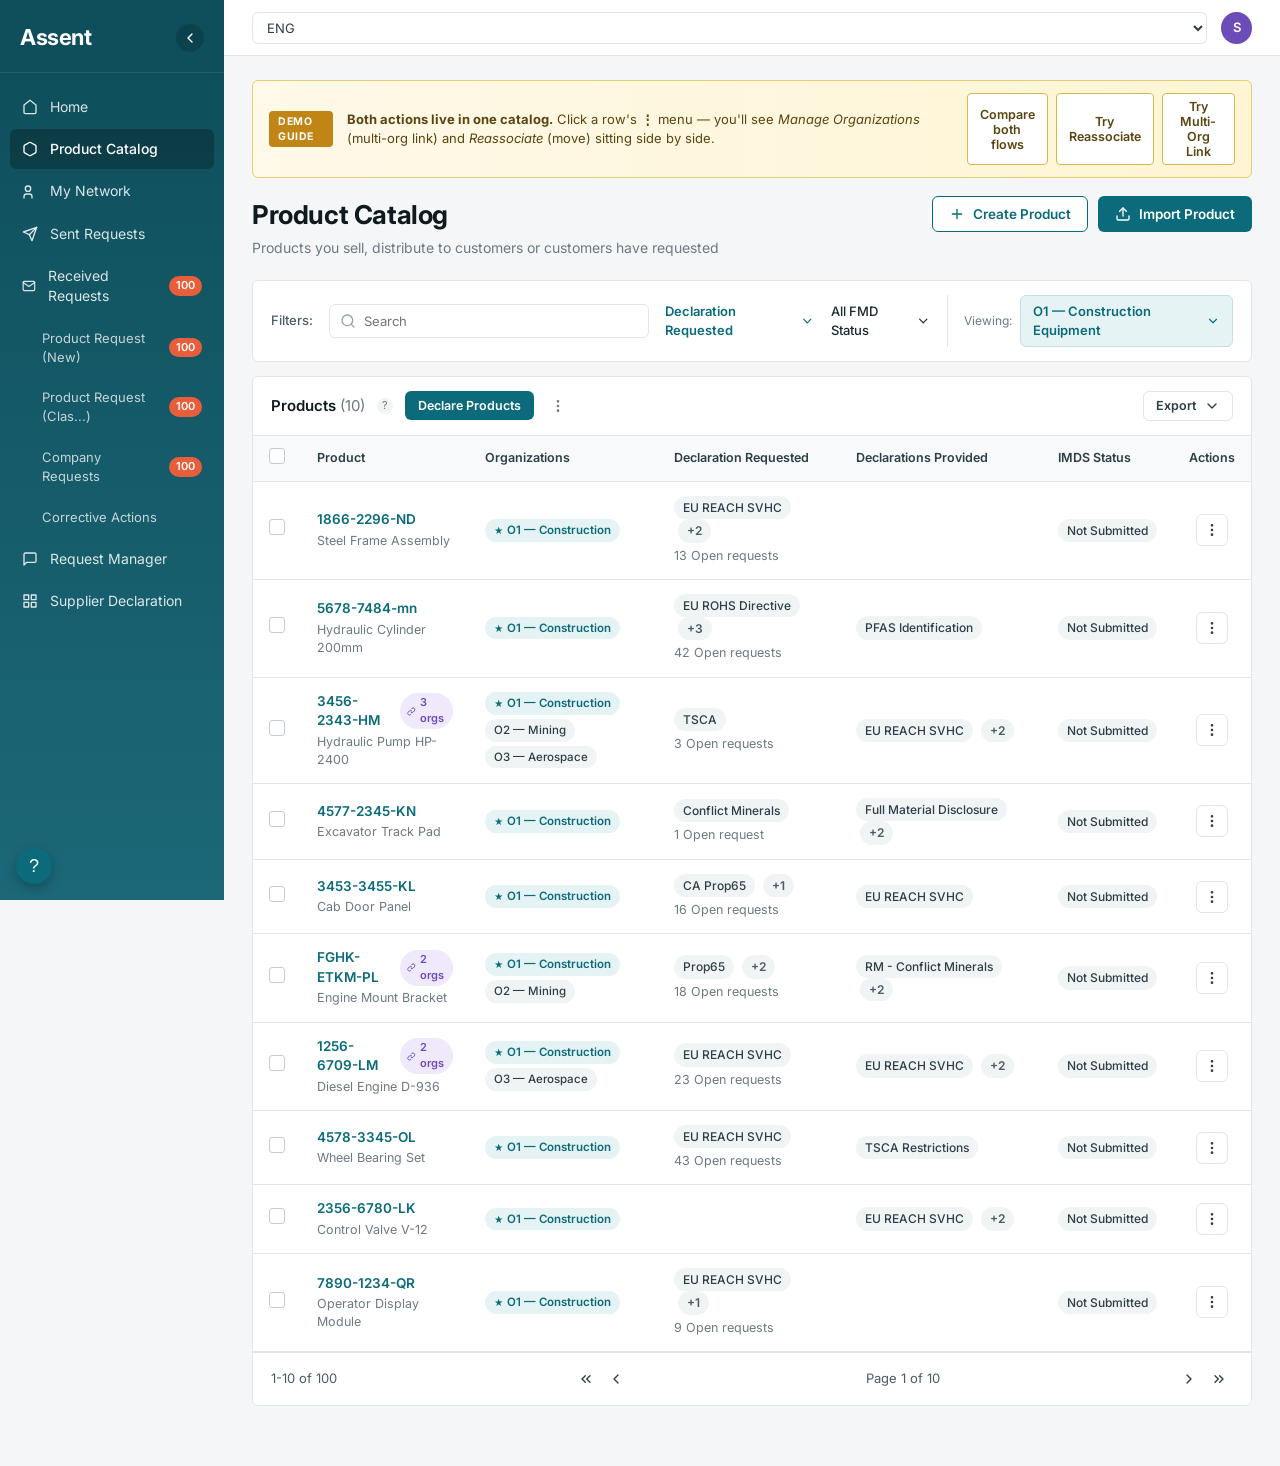
<file: html/unified-prototype.html>
<!DOCTYPE html>
<html lang="en">
<head>
<meta charset="UTF-8" />
<meta name="viewport" content="width=device-width, initial-scale=1.0" />
<title>Assent — Unified Catalog Prototype (Reassociate + Multi-Org)</title>
<link href="https://fonts.googleapis.com/css2?family=Inter:wght@400;500;600;700&display=swap" rel="stylesheet">
<style>
  :root {
    --teal-900: #0b3a44;
    --teal-800: #114a57;
    --teal-700: #155e6f;
    --teal-600: #1d7a8c;
    --teal-500: #1f8a9a;
    --teal-400: #2aa1ad;
    --teal-300: #4cb6c0;
    --primary: #0b6b7a;
    --primary-hover: #095663;
    --primary-soft: #e6f3f5;

    --ink-900: #0f1a1f;
    --ink-800: #1a2a31;
    --ink-700: #2c3e47;
    --ink-600: #4a5d66;
    --ink-500: #6b7a83;
    --ink-400: #94a2ab;
    --ink-300: #c3ccd2;
    --ink-200: #e1e6e9;
    --ink-100: #f1f4f5;
    --ink-50:  #f7f9fa;
    --white: #ffffff;

    --surface: #ffffff;
    --canvas: #f4f6f7;
    --border: #e1e6e9;
    --border-strong: #c3ccd2;

    --success-bg: #e6f4ec;
    --success-fg: #1f7a4c;
    --warning-bg: #fef4e6;
    --warning-fg: #9a6510;
    --danger-bg: #fce8e8;
    --danger-fg: #9a1e1e;
    --info-bg: #e8f1fb;
    --info-fg: #1d5fa8;
    --accent-purple: #6c4cb8;
    --accent-amber: #c08515;

    --radius-sm: 4px;
    --radius: 6px;
    --radius-lg: 10px;

    --shadow-sm: 0 1px 2px rgba(15,26,31,0.06);
    --shadow: 0 4px 12px rgba(15,26,31,0.08);
    --shadow-lg: 0 16px 48px rgba(15,26,31,0.18);

    --font: 'Inter', -apple-system, BlinkMacSystemFont, 'Segoe UI', sans-serif;
  }

  * { box-sizing: border-box; margin: 0; padding: 0; }
  html, body { height: 100%; }
  body {
    font-family: var(--font);
    color: var(--ink-800);
    background: var(--canvas);
    font-size: 14px;
    line-height: 1.45;
    -webkit-font-smoothing: antialiased;
  }

  .app { display: flex; min-height: 100vh; }

  /* Sidebar */
  .sidebar {
    width: 224px;
    background: linear-gradient(180deg, #0e4d5a 0%, #1c6878 100%);
    color: #fff;
    display: flex;
    flex-direction: column;
    position: sticky;
    top: 0;
    height: 100vh;
    flex-shrink: 0;
  }
  .sidebar-header {
    padding: 22px 20px 18px;
    display: flex;
    align-items: center;
    justify-content: space-between;
    border-bottom: 1px solid rgba(255,255,255,0.08);
  }
  .logo { font-weight: 700; font-size: 22px; letter-spacing: -0.5px; color: #fff; }
  .collapse-btn {
    width: 28px; height: 28px;
    border-radius: 50%;
    background: rgba(0,0,0,0.15);
    border: none; color: #fff; cursor: pointer;
    display: grid; place-items: center;
  }
  .nav { padding: 14px 10px; flex: 1; display: flex; flex-direction: column; gap: 2px; }
  .nav-item {
    display: flex; align-items: center; gap: 12px;
    padding: 10px 12px; border-radius: 6px;
    color: rgba(255,255,255,0.85);
    text-decoration: none; font-size: 14px; cursor: pointer;
  }
  .nav-item:hover { background: rgba(255,255,255,0.08); color: #fff; }
  .nav-item.active { background: rgba(0,0,0,0.25); color: #fff; font-weight: 500; }
  .nav-item .badge {
    margin-left: auto;
    background: #e85d3a; color: #fff;
    font-size: 11px; padding: 2px 7px;
    border-radius: 999px; font-weight: 600;
  }
  .nav-sub { padding-left: 32px; font-size: 13px; color: rgba(255,255,255,0.75); }
  .sidebar-foot { padding: 16px; }
  .help-btn {
    width: 36px; height: 36px;
    border-radius: 50%; background: var(--primary);
    color: #fff; border: none; cursor: pointer;
    font-size: 18px; display: grid; place-items: center;
    box-shadow: 0 4px 12px rgba(0,0,0,0.25);
  }

  /* Topbar */
  .topbar {
    background: #fff;
    border-bottom: 1px solid var(--border);
    height: 56px;
    display: flex; align-items: center; justify-content: flex-end;
    padding: 0 28px; gap: 14px;
  }
  .lang-select {
    border: 1px solid var(--border);
    padding: 6px 10px; border-radius: var(--radius);
    font-size: 13px; background: #fff; color: var(--ink-700); cursor: pointer;
  }
  .avatar {
    width: 32px; height: 32px;
    border-radius: 50%; background: var(--accent-purple);
    color: #fff; display: grid; place-items: center;
    font-size: 13px; font-weight: 600;
  }

  /* Main */
  .main { flex: 1; background: var(--canvas); display: flex; flex-direction: column; min-width: 0; }
  .content { padding: 24px 28px 60px; flex: 1; }

  /* Demo banner */
  .demo-banner {
    background: linear-gradient(90deg, #fef9e8 0%, #fff5d4 100%);
    border: 1px solid #e6cf6e;
    border-radius: var(--radius);
    padding: 12px 16px;
    display: flex; align-items: center; gap: 14px;
    margin-bottom: 18px;
    font-size: 13px;
    color: #5a4410;
  }
  .demo-banner-tag {
    background: var(--accent-amber);
    color: #fff;
    padding: 3px 9px;
    border-radius: 4px;
    font-size: 10.5px;
    font-weight: 700;
    letter-spacing: 0.5px;
  }
  .demo-actions { margin-left: auto; display: flex; gap: 8px; }
  .demo-btn {
    background: #fff;
    border: 1px solid #d5b948;
    border-radius: 4px;
    padding: 5px 12px;
    font-size: 12.5px;
    color: #5a4410;
    font-weight: 600;
    cursor: pointer;
    font-family: var(--font);
  }
  .demo-btn:hover { background: #fff8e0; }

  /* Page header */
  .page-head {
    display: flex; align-items: flex-start;
    justify-content: space-between;
    margin-bottom: 22px; gap: 16px;
  }
  .page-title {
    font-size: 26px; font-weight: 700;
    color: var(--ink-900); letter-spacing: -0.4px;
  }
  .page-sub { color: var(--ink-500); margin-top: 4px; font-size: 14px; }
  .page-head-actions { display: flex; gap: 10px; flex-shrink: 0; }

  /* Buttons */
  .btn {
    display: inline-flex; align-items: center; gap: 8px;
    padding: 9px 16px; border-radius: var(--radius);
    font-weight: 600; font-size: 13.5px; cursor: pointer;
    border: 1px solid transparent;
    transition: all 0.15s ease;
    font-family: var(--font);
    white-space: nowrap;
  }
  .btn-primary { background: var(--primary); color: #fff; }
  .btn-primary:hover { background: var(--primary-hover); }
  .btn-secondary { background: #fff; color: var(--primary); border-color: var(--primary); }
  .btn-secondary:hover { background: var(--primary-soft); }
  .btn-ghost { background: transparent; color: var(--ink-700); border-color: var(--border); }
  .btn-ghost:hover { background: var(--ink-50); }
  .btn-danger { background: #b53737; color: #fff; }
  .btn-sm { padding: 6px 12px; font-size: 12.5px; }
  .btn[disabled] { opacity: 0.45; cursor: not-allowed; }

  /* Filter bar */
  .filter-bar {
    background: #fff;
    border: 1px solid var(--border);
    border-radius: var(--radius);
    padding: 14px 18px;
    display: flex; align-items: center; gap: 16px;
    margin-bottom: 14px;
  }
  .filter-bar .label { color: var(--ink-600); font-size: 13px; font-weight: 500; }
  .search-input { position: relative; flex: 0 0 320px; }
  .search-input input {
    width: 100%; padding: 8px 12px 8px 34px;
    border: 1px solid var(--border); border-radius: var(--radius);
    font-size: 13px; font-family: var(--font); background: #fff;
  }
  .search-input input:focus { outline: 2px solid var(--primary-soft); border-color: var(--primary); }
  .search-input .icon {
    position: absolute; left: 11px; top: 50%;
    transform: translateY(-50%); color: var(--ink-400);
  }
  .filter-chip {
    color: var(--primary); font-weight: 600; font-size: 13px;
    display: flex; align-items: center; gap: 6px; cursor: pointer;
  }
  .dropdown-chip {
    display: flex; align-items: center; gap: 6px;
    color: var(--ink-800); font-weight: 500;
    font-size: 13px; cursor: pointer;
  }

  /* Org context switcher */
  .org-switcher {
    margin-left: auto;
    display: flex; align-items: center; gap: 8px;
    border-left: 1px solid var(--border); padding-left: 16px;
  }
  .org-switcher-label { font-size: 12px; color: var(--ink-500); }
  .org-switcher-select {
    display: flex; align-items: center; gap: 8px;
    padding: 6px 12px;
    background: var(--primary-soft);
    border: 1px solid #c2dfe3;
    border-radius: var(--radius);
    font-size: 13px; font-weight: 600;
    color: var(--primary); cursor: pointer;
  }
  .org-switcher-select:hover { background: #d5ebee; }

  /* Table card */
  .table-card {
    background: #fff;
    border: 1px solid var(--border);
    border-radius: var(--radius);
    overflow: hidden;
  }
  .table-toolbar {
    display: flex; align-items: center; justify-content: space-between;
    padding: 14px 18px; border-bottom: 1px solid var(--border); gap: 12px;
  }
  .toolbar-left { display: flex; align-items: center; gap: 12px; }
  .toolbar-title { font-weight: 600; font-size: 15px; color: var(--ink-900); }
  .toolbar-count { color: var(--ink-500); font-weight: 400; }
  .help-i {
    width: 16px; height: 16px; border-radius: 50%;
    background: var(--ink-100); color: var(--ink-500);
    font-size: 11px; display: inline-grid; place-items: center; cursor: help;
  }
  .kebab {
    background: transparent; border: none; cursor: pointer;
    padding: 4px; color: var(--ink-500); border-radius: 4px;
  }
  .kebab:hover { background: var(--ink-50); color: var(--ink-800); }

  /* Selection bar */
  .selection-bar {
    background: var(--primary-soft);
    border-bottom: 1px solid #c8e0e4;
    padding: 10px 18px;
    display: flex; align-items: center; gap: 14px;
    color: var(--ink-800); font-size: 13px;
  }
  .selection-bar .count { font-weight: 600; color: var(--primary); }
  .selection-bar .divider { color: var(--ink-300); }
  .selection-action {
    background: transparent; border: none;
    color: var(--primary); font-weight: 600; cursor: pointer;
    display: flex; align-items: center; gap: 6px;
    padding: 5px 10px; border-radius: 4px;
    font-size: 13px; font-family: var(--font);
    position: relative;
  }
  .selection-action:hover { background: rgba(11,107,122,0.08); }
  .selection-action .new-pill {
    margin-left: 4px;
    background: var(--primary);
    color: #fff;
    padding: 1px 5px;
    border-radius: 3px;
    font-size: 9px;
    font-weight: 700;
    letter-spacing: 0.4px;
  }
  .selection-bar .spacer { margin-left: auto; }
  .clear-link {
    color: var(--ink-600); background: none; border: none;
    cursor: pointer; font-size: 13px; font-family: var(--font);
  }
  .clear-link:hover { color: var(--ink-900); text-decoration: underline; }

  /* Table */
  table { width: 100%; border-collapse: collapse; }
  thead th {
    text-align: left; padding: 12px 16px;
    background: var(--ink-50); border-bottom: 1px solid var(--border);
    font-size: 12.5px; font-weight: 600; color: var(--ink-700);
    white-space: nowrap;
  }
  tbody td {
    padding: 14px 16px; border-bottom: 1px solid var(--border);
    font-size: 13.5px; color: var(--ink-800); vertical-align: middle;
  }
  tbody tr:hover { background: #fafbfc; }
  tbody tr.selected { background: #f0f8f9; }
  tbody tr.selected:hover { background: #e9f4f5; }
  .product-id {
    color: var(--primary); font-weight: 600;
    text-decoration: none; font-size: 13.5px;
    display: inline-flex; align-items: center; gap: 6px;
  }
  .product-id:hover { text-decoration: underline; }
  .product-sub { color: var(--ink-500); font-size: 12.5px; margin-top: 2px; }

  /* Shared product indicator (multi-org badge) */
  .shared-badge {
    display: inline-flex; align-items: center; gap: 4px;
    background: #f0e9fb;
    color: var(--accent-purple);
    padding: 2px 7px;
    border-radius: 999px;
    font-size: 11px;
    font-weight: 600;
    cursor: help;
  }
  .shared-badge svg { width: 11px; height: 11px; }

  /* Org pills column */
  .org-pills {
    display: flex; flex-wrap: wrap; gap: 4px;
    max-width: 220px;
  }
  .org-pill {
    background: var(--ink-100);
    color: var(--ink-700);
    padding: 3px 9px;
    border-radius: 999px;
    font-size: 11.5px;
    font-weight: 500;
    display: inline-flex;
    align-items: center;
    gap: 4px;
  }
  .org-pill.primary {
    background: var(--primary-soft);
    color: var(--primary);
    font-weight: 600;
  }
  .org-pill.primary::before {
    content: '★';
    font-size: 9px;
  }

  /* Pills */
  .pill {
    display: inline-flex; align-items: center;
    padding: 3px 9px; border-radius: 999px;
    font-size: 12px; background: var(--ink-100);
    color: var(--ink-700); font-weight: 500; white-space: nowrap;
  }
  .pill-counter {
    background: var(--ink-100); color: var(--ink-600);
    font-weight: 600; margin-left: 4px;
  }
  .open-reqs { display: block; color: var(--ink-500); font-size: 12.5px; margin-top: 4px; }

  /* Checkbox */
  .cb {
    width: 16px; height: 16px;
    border: 1.5px solid var(--border-strong);
    border-radius: 3px; display: inline-grid; place-items: center;
    cursor: pointer; background: #fff; flex-shrink: 0;
  }
  .cb.checked { background: var(--primary); border-color: var(--primary); }
  .cb.checked::after {
    content: ''; width: 4px; height: 8px;
    border: solid #fff; border-width: 0 2px 2px 0;
    transform: rotate(45deg); margin-top: -2px;
  }
  .cb.indeterminate { background: var(--primary); border-color: var(--primary); }
  .cb.indeterminate::after { content: ''; width: 8px; height: 2px; background: #fff; }

  /* Action menu */
  .actions-cell { width: 56px; text-align: center; }
  .action-btn {
    width: 32px; height: 32px;
    border: 1px solid var(--border); background: #fff;
    border-radius: var(--radius); cursor: pointer;
    color: var(--ink-700); display: inline-grid; place-items: center;
  }
  .action-btn:hover { background: var(--ink-50); border-color: var(--border-strong); }

  .menu {
    position: absolute; z-index: 100;
    background: #fff; border: 1px solid var(--border);
    border-radius: var(--radius); box-shadow: var(--shadow-lg);
    min-width: 260px; padding: 6px 0;
  }
  .menu-item {
    padding: 9px 14px; cursor: pointer;
    font-size: 13.5px; color: var(--ink-800);
    display: flex; align-items: center; gap: 10px;
  }
  .menu-item:hover { background: var(--ink-50); }
  .menu-item.new { color: var(--primary); font-weight: 600; }
  .menu-item.new .new-tag {
    margin-left: auto; font-size: 9px;
    background: var(--primary); color: #fff;
    padding: 2px 6px; border-radius: 3px;
    font-weight: 700; letter-spacing: 0.4px;
  }
  .menu-item.purple { color: var(--accent-purple); font-weight: 600; }
  .menu-item.purple .new-tag {
    margin-left: auto; font-size: 9px;
    background: var(--accent-purple); color: #fff;
    padding: 2px 6px; border-radius: 3px;
    font-weight: 700; letter-spacing: 0.4px;
  }
  .menu-divider { height: 1px; background: var(--border); margin: 4px 0; }
  .menu-section-label {
    padding: 6px 14px 4px;
    font-size: 10.5px;
    color: var(--ink-500);
    text-transform: uppercase;
    letter-spacing: 0.6px;
    font-weight: 600;
  }

  .pagination {
    display: flex; justify-content: space-between; align-items: center;
    padding: 12px 18px; font-size: 13px; color: var(--ink-600);
    border-top: 1px solid var(--border); background: #fff;
  }
  .pager-controls { display: flex; gap: 2px; }
  .pager-btn {
    width: 28px; height: 28px; border: none;
    background: transparent; cursor: pointer;
    border-radius: 4px; color: var(--ink-700);
  }
  .pager-btn:hover { background: var(--ink-50); }

  /* Overlay / Modal */
  .overlay {
    position: fixed; inset: 0;
    background: rgba(15,26,31,0.45);
    display: none; align-items: center; justify-content: center;
    z-index: 200; backdrop-filter: blur(2px); padding: 32px;
  }
  .overlay.show { display: flex; animation: fadeIn 0.18s ease-out; }
  @keyframes fadeIn { from { opacity: 0; } to { opacity: 1; } }

  .modal {
    background: #fff; border-radius: var(--radius-lg);
    width: 100%; max-width: 720px;
    max-height: calc(100vh - 64px);
    display: flex; flex-direction: column;
    box-shadow: var(--shadow-lg);
    animation: slideUp 0.22s cubic-bezier(.2,.8,.2,1);
  }
  .modal.wide { max-width: 880px; }
  @keyframes slideUp { from { transform: translateY(20px); opacity: 0; } to { transform: translateY(0); opacity: 1; } }

  .modal-head {
    padding: 22px 28px 16px;
    border-bottom: 1px solid var(--border);
    display: flex; justify-content: space-between;
    align-items: flex-start; gap: 16px;
  }
  .modal-title-row {
    display: flex; align-items: center; gap: 10px;
  }
  .modal-title {
    font-size: 20px; font-weight: 700;
    color: var(--ink-900); letter-spacing: -0.2px;
  }
  .flow-tag {
    font-size: 10.5px;
    padding: 3px 8px;
    border-radius: 4px;
    font-weight: 700;
    letter-spacing: 0.5px;
  }
  .flow-tag.move { background: var(--primary-soft); color: var(--primary); }
  .flow-tag.link { background: #f0e9fb; color: var(--accent-purple); }
  .modal-sub { color: var(--ink-500); font-size: 13.5px; margin-top: 4px; }
  .modal-close {
    background: none; border: none; cursor: pointer;
    color: var(--ink-500); font-size: 22px; line-height: 1;
    padding: 4px 8px; border-radius: 4px;
  }
  .modal-close:hover { background: var(--ink-50); color: var(--ink-900); }

  .modal-body { padding: 22px 28px; overflow-y: auto; flex: 1; }
  .modal-foot {
    padding: 16px 28px;
    border-top: 1px solid var(--border);
    display: flex; justify-content: space-between; align-items: center;
    gap: 12px; background: var(--ink-50);
    border-radius: 0 0 var(--radius-lg) var(--radius-lg);
  }
  .foot-left { color: var(--ink-500); font-size: 12.5px; }
  .foot-right { display: flex; gap: 10px; }

  /* Stepper */
  .stepper {
    display: flex; align-items: center; gap: 0;
    margin-bottom: 22px;
  }
  .step {
    display: flex; align-items: center; gap: 10px;
    color: var(--ink-400); font-size: 13px; font-weight: 500;
  }
  .step-num {
    width: 24px; height: 24px; border-radius: 50%;
    background: var(--ink-100); color: var(--ink-500);
    display: grid; place-items: center;
    font-size: 12px; font-weight: 600;
  }
  .step.active { color: var(--ink-900); }
  .step.active .step-num { background: var(--primary); color: #fff; }
  .step.active.purple .step-num { background: var(--accent-purple); }
  .step.done .step-num { background: var(--success-fg); color: #fff; }
  .step.done { color: var(--ink-700); }
  .step-line { flex: 1; height: 1px; background: var(--border); margin: 0 14px; }
  .step-line.done { background: var(--success-fg); }

  /* Form */
  .field { margin-bottom: 18px; }
  .field label {
    display: block; font-size: 13px; font-weight: 600;
    color: var(--ink-800); margin-bottom: 6px;
  }
  .field .hint { font-size: 12.5px; color: var(--ink-500); margin-bottom: 8px; }
  .field .required { color: #b53737; }
  select, .field input[type="text"], .field textarea {
    width: 100%; padding: 10px 12px;
    border: 1px solid var(--border-strong);
    border-radius: var(--radius);
    font-size: 14px; font-family: var(--font);
    background: #fff; color: var(--ink-900);
  }
  select:focus, .field input:focus, .field textarea:focus {
    outline: 2px solid var(--primary-soft); border-color: var(--primary);
  }
  textarea { resize: vertical; min-height: 80px; }

  /* Org cards */
  .org-card {
    border: 1px solid var(--border);
    border-radius: var(--radius);
    padding: 14px 16px;
    display: flex; align-items: center; gap: 12px;
    cursor: pointer; transition: all 0.12s;
    margin-bottom: 8px; background: #fff;
  }
  .org-card:hover { border-color: var(--primary); background: var(--primary-soft); }
  .org-card.selected {
    border-color: var(--primary); background: var(--primary-soft);
    box-shadow: inset 0 0 0 1px var(--primary);
  }
  .org-card.selected.purple {
    border-color: var(--accent-purple); background: #f3eafb;
    box-shadow: inset 0 0 0 1px var(--accent-purple);
  }
  .org-card.disabled { opacity: 0.5; cursor: not-allowed; background: var(--ink-50); }
  .org-card.linked {
    border-color: var(--accent-purple);
    background: #faf6ff;
  }
  .org-avatar {
    width: 36px; height: 36px;
    border-radius: 8px;
    background: linear-gradient(135deg, #1d7a8c, #2aa1ad);
    color: #fff; display: grid; place-items: center;
    font-weight: 600; font-size: 14px; flex-shrink: 0;
  }
  .org-avatar.b { background: linear-gradient(135deg, #6c4cb8, #8a6cd6); }
  .org-avatar.c { background: linear-gradient(135deg, #e85d3a, #f08566); }
  .org-avatar.d { background: linear-gradient(135deg, #1f7a4c, #2da66b); }
  .org-info { flex: 1; }
  .org-name { font-weight: 600; color: var(--ink-900); font-size: 14px; }
  .org-meta { color: var(--ink-500); font-size: 12.5px; margin-top: 2px; }
  .org-current-tag {
    background: var(--ink-100); color: var(--ink-600);
    padding: 3px 8px; border-radius: 999px;
    font-size: 11px; font-weight: 600; letter-spacing: 0.3px;
  }
  .org-current-tag.purple { background: #f0e9fb; color: var(--accent-purple); }
  .radio-circle {
    width: 18px; height: 18px;
    border: 2px solid var(--border-strong);
    border-radius: 50%; flex-shrink: 0; position: relative;
  }
  .org-card.selected .radio-circle { border-color: var(--primary); }
  .org-card.selected .radio-circle::after {
    content: ''; position: absolute; inset: 3px;
    border-radius: 50%; background: var(--primary);
  }
  .org-card.selected.purple .radio-circle { border-color: var(--accent-purple); }
  .org-card.selected.purple .radio-circle::after { background: var(--accent-purple); }

  /* Multi-select checkbox in org card */
  .cb-large {
    width: 20px; height: 20px;
    border: 2px solid var(--border-strong);
    border-radius: 4px;
    display: inline-grid; place-items: center;
    cursor: pointer; background: #fff; flex-shrink: 0;
  }
  .cb-large.checked {
    background: var(--accent-purple); border-color: var(--accent-purple);
  }
  .cb-large.checked::after {
    content: ''; width: 5px; height: 10px;
    border: solid #fff; border-width: 0 2.5px 2.5px 0;
    transform: rotate(45deg); margin-top: -2px;
  }
  .cb-large.checked.locked {
    background: var(--ink-400); border-color: var(--ink-400);
  }
  .org-lock-note {
    font-size: 11px; color: var(--ink-500);
    font-style: italic; margin-top: 2px;
  }

  /* Summary tiles */
  .summary-grid {
    display: grid; grid-template-columns: repeat(2, 1fr);
    gap: 12px; margin: 16px 0 20px;
  }
  .summary-tile {
    border: 1px solid var(--border);
    border-radius: var(--radius);
    padding: 14px; background: #fff;
  }
  .summary-tile .label {
    font-size: 12px; color: var(--ink-500);
    text-transform: uppercase; letter-spacing: 0.5px; font-weight: 600;
  }
  .summary-tile .value {
    font-size: 24px; font-weight: 700;
    color: var(--ink-900); margin-top: 6px; letter-spacing: -0.5px;
  }
  .summary-tile .sub { font-size: 12.5px; color: var(--ink-600); margin-top: 4px; }
  .summary-tile.good { border-left: 3px solid var(--success-fg); }
  .summary-tile.move { border-left: 3px solid var(--primary); }
  .summary-tile.link { border-left: 3px solid var(--accent-purple); }

  .preserved-list {
    background: var(--success-bg); border: 1px solid #c4e3d2;
    border-radius: var(--radius); padding: 14px 16px;
    margin: 12px 0 8px;
  }
  .preserved-list h4 {
    color: var(--success-fg); font-size: 13px; font-weight: 700;
    margin-bottom: 8px; display: flex; align-items: center; gap: 8px;
  }
  .preserved-list ul { list-style: none; color: var(--ink-800); font-size: 13px; padding-left: 0; }
  .preserved-list li { padding: 3px 0 3px 22px; position: relative; }
  .preserved-list li::before {
    content: '✓'; position: absolute; left: 0;
    color: var(--success-fg); font-weight: 700;
  }

  .alert {
    border-radius: var(--radius); padding: 12px 14px;
    display: flex; gap: 12px; font-size: 13px;
    margin: 10px 0; align-items: flex-start;
  }
  .alert-warn { background: var(--warning-bg); border: 1px solid #f0d5a3; color: var(--warning-fg); }
  .alert-info { background: var(--info-bg); border: 1px solid #bcd6f0; color: var(--info-fg); }
  .alert-purple { background: #f3eafb; border: 1px solid #d6c2ef; color: var(--accent-purple); }
  .alert-icon { flex-shrink: 0; font-size: 16px; line-height: 1; margin-top: 1px; }
  .alert-body strong { display: block; margin-bottom: 2px; }

  /* Selected products strip */
  .selected-products-strip {
    background: var(--ink-50); border: 1px solid var(--border);
    border-radius: var(--radius); padding: 12px 14px; margin-bottom: 18px;
  }
  .selected-products-strip .head {
    font-size: 12px; color: var(--ink-600); font-weight: 600;
    text-transform: uppercase; letter-spacing: 0.4px; margin-bottom: 8px;
  }
  .chip-list { display: flex; flex-wrap: wrap; gap: 6px; }
  .chip {
    background: #fff; border: 1px solid var(--border);
    border-radius: 999px; padding: 4px 10px;
    font-size: 12.5px; color: var(--ink-800); font-weight: 500;
  }
  .chip.more {
    background: var(--primary-soft); color: var(--primary);
    font-weight: 600; border-color: #c2dfe3;
  }

  .confirm-row {
    display: flex; gap: 10px; padding: 12px 14px;
    background: var(--ink-50); border: 1px solid var(--border);
    border-radius: var(--radius); margin-top: 14px;
    cursor: pointer; align-items: flex-start;
  }
  .confirm-row .text { font-size: 13px; color: var(--ink-800); line-height: 1.5; }

  /* Op toggle */
  .op-toggle {
    display: inline-flex; background: var(--ink-100);
    padding: 3px; border-radius: 8px; margin-bottom: 10px;
  }
  .op-toggle button {
    background: transparent; border: none; padding: 6px 16px;
    font-size: 13px; font-weight: 600; color: var(--ink-600);
    cursor: pointer; border-radius: 6px; font-family: var(--font);
  }
  .op-toggle button.active {
    background: #fff; color: var(--primary); box-shadow: var(--shadow-sm);
  }
  .op-toggle button .tag {
    margin-left: 6px; background: var(--ink-200);
    padding: 1px 6px; border-radius: 4px; font-size: 10px;
    color: var(--ink-600); font-weight: 700; letter-spacing: 0.3px;
  }
  .op-toggle button.active .tag { background: var(--primary-soft); color: var(--primary); }

  /* Multi-org link panel */
  .link-visualization {
    background: linear-gradient(135deg, #faf6ff 0%, #f3eafb 100%);
    border: 1px solid #d6c2ef;
    border-radius: var(--radius);
    padding: 18px 20px;
    margin: 12px 0 18px;
  }
  .link-viz-title {
    font-size: 12.5px; color: var(--accent-purple);
    font-weight: 700; text-transform: uppercase;
    letter-spacing: 0.5px; margin-bottom: 12px;
  }
  .link-diagram {
    display: flex; align-items: center; justify-content: center; gap: 18px;
  }
  .link-product-node {
    background: #fff; border: 2px solid var(--accent-purple);
    border-radius: 8px; padding: 10px 14px;
    font-weight: 600; font-size: 13px; color: var(--ink-900);
    box-shadow: 0 4px 10px rgba(108,76,184,0.15);
  }
  .link-arrows {
    display: flex; flex-direction: column; gap: 6px;
    color: var(--accent-purple);
  }
  .link-orgs-stack { display: flex; flex-direction: column; gap: 6px; }
  .link-org-node {
    background: #fff; border: 1px solid #d6c2ef;
    border-radius: 6px; padding: 6px 12px;
    font-size: 12.5px; font-weight: 500; color: var(--ink-800);
    display: flex; align-items: center; gap: 8px;
  }
  .link-org-node .tiny-avatar {
    width: 20px; height: 20px; border-radius: 4px;
    background: linear-gradient(135deg, #6c4cb8, #8a6cd6);
    color: #fff; font-size: 10px; font-weight: 700;
    display: grid; place-items: center;
  }
  .link-org-node .tiny-avatar.b { background: linear-gradient(135deg, #1d7a8c, #2aa1ad); }
  .link-org-node .tiny-avatar.c { background: linear-gradient(135deg, #e85d3a, #f08566); }
  .primary-org-badge {
    margin-left: auto;
    background: var(--accent-purple); color: #fff;
    padding: 1px 6px; border-radius: 3px;
    font-size: 9px; font-weight: 700; letter-spacing: 0.4px;
  }

  /* Success */
  .success-screen { text-align: center; padding: 20px 0 8px; }
  .success-icon {
    width: 64px; height: 64px; border-radius: 50%;
    background: var(--success-bg); margin: 0 auto 16px;
    display: grid; place-items: center;
    color: var(--success-fg); font-size: 30px;
  }
  .success-icon.purple { background: #f3eafb; color: var(--accent-purple); }
  .success-title { font-size: 22px; font-weight: 700; color: var(--ink-900); margin-bottom: 6px; }
  .success-sub { color: var(--ink-600); margin-bottom: 22px; }
  .success-recap {
    text-align: left; background: var(--ink-50);
    border-radius: var(--radius); padding: 16px 18px;
    margin: 0 auto 18px; max-width: 500px;
  }
  .recap-row { display: flex; justify-content: space-between; padding: 6px 0; font-size: 13px; }
  .recap-row .k { color: var(--ink-500); }
  .recap-row .v { color: var(--ink-900); font-weight: 600; }

  .undo-banner {
    background: #fef9e8; border: 1px solid #f5e4a3;
    border-radius: var(--radius); padding: 12px 14px;
    margin-top: 14px; display: flex; align-items: center;
    gap: 12px; color: #6e5418; font-size: 13px;
  }
  .undo-banner button {
    margin-left: auto; background: transparent;
    border: 1px solid #c9a93e; color: #6e5418;
    padding: 5px 12px; border-radius: 4px;
    cursor: pointer; font-weight: 600;
    font-family: var(--font); font-size: 12.5px;
  }

  .toast {
    position: fixed; bottom: 24px; right: 24px;
    background: var(--ink-900); color: #fff;
    padding: 12px 18px; border-radius: var(--radius);
    box-shadow: var(--shadow-lg);
    display: none; align-items: center; gap: 10px;
    font-size: 13.5px; z-index: 300; max-width: 380px;
  }
  .toast.show { display: flex; animation: slideInRight 0.25s ease-out; }
  @keyframes slideInRight { from { transform: translateX(20px); opacity: 0; } to { transform: translateX(0); opacity: 1; } }
  .toast .icon-circle {
    width: 22px; height: 22px; border-radius: 50%;
    background: var(--success-fg); color: #fff;
    display: grid; place-items: center;
    font-size: 13px; font-weight: 700; flex-shrink: 0;
  }
  .toast.purple .icon-circle { background: var(--accent-purple); }

  /* Tooltip on shared badge */
  .tooltip {
    position: absolute;
    background: var(--ink-900);
    color: #fff;
    padding: 8px 12px;
    border-radius: 6px;
    font-size: 12px;
    z-index: 150;
    max-width: 240px;
    box-shadow: var(--shadow-lg);
    pointer-events: none;
    display: none;
  }
  .tooltip.show { display: block; }
  .tooltip::before {
    content: '';
    position: absolute;
    top: -6px;
    left: 16px;
    border: 6px solid transparent;
    border-bottom-color: var(--ink-900);
    border-top: 0;
  }
  .tooltip-title {
    font-weight: 700;
    font-size: 11px;
    text-transform: uppercase;
    letter-spacing: 0.4px;
    margin-bottom: 4px;
    color: #b9d0d6;
  }

  /* Comparison panel */
  .comparison-panel {
    background: #fff;
    border: 1px solid var(--border);
    border-radius: var(--radius);
    padding: 18px 22px;
    margin-bottom: 18px;
    display: none;
  }
  .comparison-panel.show { display: block; }
  .comparison-grid {
    display: grid;
    grid-template-columns: 1fr 1fr;
    gap: 18px;
    margin-top: 12px;
  }
  .comparison-card {
    border: 1px solid var(--border);
    border-radius: var(--radius);
    padding: 16px;
    background: #fafbfc;
  }
  .comparison-card.move { border-top: 3px solid var(--primary); }
  .comparison-card.link { border-top: 3px solid var(--accent-purple); }
  .comparison-card h4 {
    display: flex; align-items: center; gap: 8px;
    font-size: 14px; font-weight: 700;
    color: var(--ink-900); margin-bottom: 4px;
  }
  .comparison-card h4 .ftag {
    font-size: 10px; padding: 2px 7px; border-radius: 3px;
    font-weight: 700; letter-spacing: 0.4px;
  }
  .comparison-card.move h4 .ftag { background: var(--primary-soft); color: var(--primary); }
  .comparison-card.link h4 .ftag { background: #f0e9fb; color: var(--accent-purple); }
  .comparison-card p { color: var(--ink-600); font-size: 12.5px; line-height: 1.6; margin-bottom: 8px; }
  .comparison-card .ex { font-size: 12px; color: var(--ink-500); font-style: italic; }
  .comparison-close {
    background: transparent; border: none; cursor: pointer;
    color: var(--ink-500); font-size: 18px;
    float: right; padding: 0 4px;
  }
  .comparison-title {
    font-size: 14px; font-weight: 600; color: var(--ink-900);
    display: flex; align-items: center; gap: 8px;
  }

  .ic { display: inline-block; width: 16px; height: 16px; vertical-align: middle; }
  svg.ic { stroke: currentColor; fill: none; stroke-width: 2; stroke-linecap: round; stroke-linejoin: round; }
  .hidden { display: none !important; }
</style>
</head>
<body>

<div class="app">

  <!-- SIDEBAR -->
  <aside class="sidebar">
    <div class="sidebar-header">
      <div class="logo">Assent</div>
      <button class="collapse-btn">
        <svg class="ic" viewBox="0 0 24 24"><polyline points="15 18 9 12 15 6"/></svg>
      </button>
    </div>
    <nav class="nav">
      <a class="nav-item">
        <svg class="ic" viewBox="0 0 24 24"><path d="M3 9l9-7 9 7v11a2 2 0 0 1-2 2H5a2 2 0 0 1-2-2z"/></svg>
        Home
      </a>
      <a class="nav-item active">
        <svg class="ic" viewBox="0 0 24 24"><path d="M21 16V8a2 2 0 0 0-1-1.73l-7-4a2 2 0 0 0-2 0l-7 4A2 2 0 0 0 3 8v8a2 2 0 0 0 1 1.73l7 4a2 2 0 0 0 2 0l7-4A2 2 0 0 0 21 16z"/></svg>
        Product Catalog
      </a>
      <a class="nav-item">
        <svg class="ic" viewBox="0 0 24 24"><circle cx="9" cy="7" r="4"/><path d="M3 21v-2a4 4 0 0 1 4-4h4a4 4 0 0 1 4 4v2"/></svg>
        My Network
      </a>
      <a class="nav-item">
        <svg class="ic" viewBox="0 0 24 24"><line x1="22" y1="2" x2="11" y2="13"/><polygon points="22 2 15 22 11 13 2 9 22 2"/></svg>
        Sent Requests
      </a>
      <a class="nav-item">
        <svg class="ic" viewBox="0 0 24 24"><path d="M4 4h16c1.1 0 2 .9 2 2v12c0 1.1-.9 2-2 2H4c-1.1 0-2-.9-2-2V6c0-1.1.9-2 2-2z"/><polyline points="22,6 12,13 2,6"/></svg>
        Received Requests
        <span class="badge">100</span>
      </a>
      <a class="nav-item nav-sub">Product Request (New) <span class="badge">100</span></a>
      <a class="nav-item nav-sub">Product Request (Clas...) <span class="badge">100</span></a>
      <a class="nav-item nav-sub">Company Requests <span class="badge">100</span></a>
      <a class="nav-item nav-sub">Corrective Actions</a>
      <a class="nav-item">
        <svg class="ic" viewBox="0 0 24 24"><path d="M21 15a2 2 0 0 1-2 2H7l-4 4V5a2 2 0 0 1 2-2h14a2 2 0 0 1 2 2z"/></svg>
        Request Manager
      </a>
      <a class="nav-item">
        <svg class="ic" viewBox="0 0 24 24"><rect x="3" y="3" width="7" height="7"/><rect x="14" y="3" width="7" height="7"/><rect x="14" y="14" width="7" height="7"/><rect x="3" y="14" width="7" height="7"/></svg>
        Supplier Declaration
      </a>
    </nav>
    <div class="sidebar-foot">
      <button class="help-btn">?</button>
    </div>
  </aside>

  <!-- MAIN -->
  <div class="main">
    <div class="topbar">
      <select class="lang-select"><option>ENG</option></select>
      <div class="avatar">S</div>
    </div>

    <div class="content">

      <!-- Demo guide banner -->
      <div class="demo-banner">
        <span class="demo-banner-tag">DEMO GUIDE</span>
        <span><strong>Both actions live in one catalog.</strong> Click a row's <strong>⋮</strong> menu — you'll see <em>Manage Organizations</em> (multi-org link) and <em>Reassociate</em> (move) sitting side by side.</span>
        <div class="demo-actions">
          <button class="demo-btn" onclick="showComparison()">Compare both flows</button>
          <button class="demo-btn" onclick="simulateBulkReassociate()">Try Reassociate</button>
          <button class="demo-btn" onclick="simulateBulkLink()">Try Multi-Org Link</button>
        </div>
      </div>

      <!-- Comparison panel (hidden by default) -->
      <div class="comparison-panel" id="comparisonPanel">
        <button class="comparison-close" onclick="hideComparison()">×</button>
        <div class="comparison-title">
          <svg class="ic" viewBox="0 0 24 24"><circle cx="12" cy="12" r="10"/><line x1="12" y1="8" x2="12" y2="12"/><line x1="12" y1="16" x2="12.01" y2="16"/></svg>
          When to use which action
        </div>
        <div class="comparison-grid">
          <div class="comparison-card move">
            <h4>Reassociate <span class="ftag">MOVE</span></h4>
            <p><strong>One-time correction or transfer.</strong> Product belongs to exactly one Organization at a time. Use when you need to fix a wrong association or move ownership.</p>
            <p class="ex">"Product P1 is under O1 but should be under O2." Or "After M&A, all of NovaParts' products now belong to BoltLG Aerospace."</p>
          </div>
          <div class="comparison-card link">
            <h4>Manage Organizations <span class="ftag">LINK</span></h4>
            <p><strong>Ongoing shared ownership.</strong> Product genuinely belongs to multiple Organizations and should appear in all their catalogs. Updates sync across all linked Orgs.</p>
            <p class="ex">"Liebherr's hydraulic pump is sold by both Construction Equipment and Mining Equipment — both teams need it in their catalog."</p>
          </div>
        </div>
      </div>

      <!-- Page header -->
      <div class="page-head">
        <div>
          <h1 class="page-title">Product Catalog</h1>
          <div class="page-sub">Products you sell, distribute to customers or customers have requested</div>
        </div>
        <div class="page-head-actions">
          <button class="btn btn-secondary">
            <svg class="ic" viewBox="0 0 24 24"><line x1="12" y1="5" x2="12" y2="19"/><line x1="5" y1="12" x2="19" y2="12"/></svg>
            Create Product
          </button>
          <button class="btn btn-primary">
            <svg class="ic" viewBox="0 0 24 24"><path d="M21 15v4a2 2 0 0 1-2 2H5a2 2 0 0 1-2-2v-4"/><polyline points="17 8 12 3 7 8"/><line x1="12" y1="3" x2="12" y2="15"/></svg>
            Import Product
          </button>
        </div>
      </div>

      <!-- Filter bar with Org context -->
      <div class="filter-bar">
        <div class="label">Filters:</div>
        <div class="search-input">
          <svg class="ic icon" viewBox="0 0 24 24"><circle cx="11" cy="11" r="8"/><line x1="21" y1="21" x2="16.65" y2="16.65"/></svg>
          <input placeholder="Search" />
        </div>
        <div class="filter-chip">
          Declaration Requested
          <svg class="ic" viewBox="0 0 24 24"><polyline points="6 9 12 15 18 9"/></svg>
        </div>
        <div class="dropdown-chip">
          All FMD Status
          <svg class="ic" viewBox="0 0 24 24"><polyline points="6 9 12 15 18 9"/></svg>
        </div>
        <div class="org-switcher">
          <span class="org-switcher-label">Viewing:</span>
          <div class="org-switcher-select">
            <span>O1 — Construction Equipment</span>
            <svg class="ic" viewBox="0 0 24 24"><polyline points="6 9 12 15 18 9"/></svg>
          </div>
        </div>
      </div>

      <!-- Table card -->
      <div class="table-card">

        <div class="table-toolbar" id="stdToolbar">
          <div class="toolbar-left">
            <div class="toolbar-title">Products <span class="toolbar-count">(10)</span></div>
            <span class="help-i">?</span>
            <button class="btn btn-primary btn-sm">Declare Products</button>
            <button class="kebab">
              <svg class="ic" viewBox="0 0 24 24"><circle cx="12" cy="12" r="1"/><circle cx="12" cy="5" r="1"/><circle cx="12" cy="19" r="1"/></svg>
            </button>
          </div>
          <button class="btn btn-ghost btn-sm">
            Export
            <svg class="ic" viewBox="0 0 24 24"><polyline points="6 9 12 15 18 9"/></svg>
          </button>
        </div>

        <div class="selection-bar hidden" id="selectionBar">
          <span><span class="count" id="selCount">0</span> selected</span>
          <span class="divider">|</span>
          <button class="selection-action" onclick="openReassociate('bulk')">
            <svg class="ic" viewBox="0 0 24 24"><polyline points="17 1 21 5 17 9"/><path d="M3 11V9a4 4 0 0 1 4-4h14"/><polyline points="7 23 3 19 7 15"/><path d="M21 13v2a4 4 0 0 1-4 4H3"/></svg>
            Reassociate
            <span class="new-pill">NEW</span>
          </button>
          <button class="selection-action" onclick="openMultiOrg('bulk')" style="color:var(--accent-purple);">
            <svg class="ic" viewBox="0 0 24 24"><path d="M10 13a5 5 0 0 0 7.54.54l3-3a5 5 0 0 0-7.07-7.07l-1.72 1.71"/><path d="M14 11a5 5 0 0 0-7.54-.54l-3 3a5 5 0 0 0 7.07 7.07l1.71-1.71"/></svg>
            Manage Organizations
            <span class="new-pill" style="background:var(--accent-purple);">NEW</span>
          </button>
          <button class="selection-action">
            <svg class="ic" viewBox="0 0 24 24"><path d="M19 21l-7-5-7 5V5a2 2 0 0 1 2-2h10a2 2 0 0 1 2 2z"/></svg>
            Add to Group
          </button>
          <div class="spacer"></div>
          <button class="clear-link" onclick="clearSelection()">Clear selection</button>
        </div>

        <table>
          <thead>
            <tr>
              <th style="width:36px;"><span class="cb" id="selectAllCb" onclick="toggleAll()"></span></th>
              <th>Product</th>
              <th>Organizations</th>
              <th>Declaration Requested</th>
              <th>Declarations Provided</th>
              <th>IMDS Status</th>
              <th class="actions-cell">Actions</th>
            </tr>
          </thead>
          <tbody id="tbody"></tbody>
        </table>

        <div class="pagination">
          <div>1-10 of 100</div>
          <div class="pager-controls">
            <button class="pager-btn"><svg class="ic" viewBox="0 0 24 24"><polyline points="11 17 6 12 11 7"/><polyline points="18 17 13 12 18 7"/></svg></button>
            <button class="pager-btn"><svg class="ic" viewBox="0 0 24 24"><polyline points="15 18 9 12 15 6"/></svg></button>
          </div>
          <div>Page 1 of 10</div>
          <div class="pager-controls">
            <button class="pager-btn"><svg class="ic" viewBox="0 0 24 24"><polyline points="9 18 15 12 9 6"/></svg></button>
            <button class="pager-btn"><svg class="ic" viewBox="0 0 24 24"><polyline points="13 17 18 12 13 7"/><polyline points="6 17 11 12 6 7"/></svg></button>
          </div>
        </div>

      </div>
    </div>
  </div>
</div>

<!-- TOOLTIP -->
<div class="tooltip" id="tooltip"></div>

<!-- ROW ACTION MENU -->
<div class="menu hidden" id="rowMenu">
  <div class="menu-item">
    <svg class="ic" viewBox="0 0 24 24"><path d="M11 4H4a2 2 0 0 0-2 2v14a2 2 0 0 0 2 2h14a2 2 0 0 0 2-2v-7"/><path d="M18.5 2.5a2.121 2.121 0 0 1 3 3L12 15l-4 1 1-4z"/></svg>
    Edit Product
  </div>
  <div class="menu-item">
    <svg class="ic" viewBox="0 0 24 24"><path d="M2 3h6a4 4 0 0 1 4 4v14a3 3 0 0 0-3-3H2z"/></svg>
    View Declarations
  </div>
  <div class="menu-item">
    <svg class="ic" viewBox="0 0 24 24"><circle cx="18" cy="5" r="3"/><circle cx="6" cy="12" r="3"/><circle cx="18" cy="19" r="3"/></svg>
    Distribution Settings
  </div>
  <div class="menu-divider"></div>
  <div class="menu-section-label">Organization</div>
  <div class="menu-item purple" onclick="openMultiOrg('single')">
    <svg class="ic" viewBox="0 0 24 24"><path d="M10 13a5 5 0 0 0 7.54.54l3-3a5 5 0 0 0-7.07-7.07l-1.72 1.71"/><path d="M14 11a5 5 0 0 0-7.54-.54l-3 3a5 5 0 0 0 7.07 7.07l1.71-1.71"/></svg>
    Manage Organizations…
    <span class="new-tag">NEW</span>
  </div>
  <div class="menu-item new" onclick="openReassociate('single')">
    <svg class="ic" viewBox="0 0 24 24"><polyline points="17 1 21 5 17 9"/><path d="M3 11V9a4 4 0 0 1 4-4h14"/><polyline points="7 23 3 19 7 15"/><path d="M21 13v2a4 4 0 0 1-4 4H3"/></svg>
    Reassociate to Organization…
    <span class="new-tag">NEW</span>
  </div>
  <div class="menu-divider"></div>
  <div class="menu-item" style="color:#b53737;">
    <svg class="ic" viewBox="0 0 24 24"><polyline points="3 6 5 6 21 6"/><path d="M19 6l-2 14a2 2 0 0 1-2 2H9a2 2 0 0 1-2-2L5 6"/></svg>
    Archive
  </div>
</div>

<!-- ============ REASSOCIATE MODAL ============ -->
<div class="overlay" id="reassociateModal">
  <div class="modal wide">
    <div class="modal-head">
      <div>
        <div class="modal-title-row">
          <div class="modal-title">Reassociate products</div>
          <span class="flow-tag move">MOVE</span>
        </div>
        <div class="modal-sub">Move products from one Organization to another. The source Org will no longer own them.</div>
      </div>
      <button class="modal-close" onclick="closeModal('reassociateModal')">×</button>
    </div>

    <div class="modal-body" id="reModalBody">

      <div class="stepper" id="reStepper">
        <div class="step active" data-step="1"><span class="step-num">1</span> Choose destination</div>
        <div class="step-line"></div>
        <div class="step" data-step="2"><span class="step-num">2</span> Review changes</div>
        <div class="step-line"></div>
        <div class="step" data-step="3"><span class="step-num">3</span> Reason & confirm</div>
      </div>

      <!-- STEP 1 -->
      <div class="step-pane" id="rePane1">
        <div class="op-toggle">
          <button class="active" data-op="move" onclick="setReOp('move')">Move<span class="tag">RECOMMENDED</span></button>
          <button data-op="copy" onclick="setReOp('copy')">Copy<span class="tag">BETA</span></button>
        </div>
        <div class="hint" style="color:var(--ink-500); font-size:12.5px; margin-bottom:14px;" id="reOpHint">
          <strong>Move</strong> transfers products and their declarations from the source Organization to the destination. Source no longer owns them.
        </div>

        <div class="selected-products-strip">
          <div class="head">Selected products (<span id="reSelectedCount">3</span>)</div>
          <div class="chip-list" id="reSelectedChips"></div>
        </div>

        <div class="field">
          <label>From Organization</label>
          <div class="org-card disabled">
            <div class="org-avatar">O1</div>
            <div class="org-info">
              <div class="org-name">O1 — Construction Equipment</div>
              <div class="org-meta">Current owner • 47 products • Liebherr workspace</div>
            </div>
            <span class="org-current-tag">SOURCE</span>
          </div>
        </div>

        <div class="field">
          <label>To Organization <span class="required">*</span></label>
          <div class="hint">Select the Organization that should own these products. Only Organizations in this workspace are shown.</div>

          <div class="search-input" style="flex:none; width:100%; margin-bottom:10px;">
            <svg class="ic icon" viewBox="0 0 24 24"><circle cx="11" cy="11" r="8"/><line x1="21" y1="21" x2="16.65" y2="16.65"/></svg>
            <input placeholder="Search Organizations" />
          </div>

          <div class="org-card" onclick="selectReOrg(this,'O2')">
            <div class="radio-circle"></div>
            <div class="org-avatar b">O2</div>
            <div class="org-info">
              <div class="org-name">O2 — Mining Equipment</div>
              <div class="org-meta">28 products • Mining & Heavy Machinery</div>
            </div>
          </div>
          <div class="org-card" onclick="selectReOrg(this,'O3')">
            <div class="radio-circle"></div>
            <div class="org-avatar c">O3</div>
            <div class="org-info">
              <div class="org-name">O3 — Aerospace Division</div>
              <div class="org-meta">12 products • Aerospace & Defense</div>
            </div>
          </div>
          <div class="org-card" onclick="selectReOrg(this,'O4')">
            <div class="radio-circle"></div>
            <div class="org-avatar d">O4</div>
            <div class="org-info">
              <div class="org-name">O4 — NovaParts (Acquired)</div>
              <div class="org-meta">Added via M&A • 3 products • Germany</div>
            </div>
          </div>
        </div>
      </div>

      <!-- STEP 2 -->
      <div class="step-pane hidden" id="rePane2">
        <h3 style="font-size:15px; font-weight:600; color:var(--ink-900); margin-bottom:6px;">Pre-flight summary</h3>
        <p style="color:var(--ink-600); font-size:13.5px; margin-bottom:14px;">
          Review what will change before confirming. <strong>O2 — Mining Equipment</strong> will become the new owner.
        </p>

        <div class="summary-grid">
          <div class="summary-tile move">
            <div class="label">Products moving</div>
            <div class="value" id="reSumProducts">3</div>
            <div class="sub">From O1 → O2</div>
          </div>
          <div class="summary-tile good">
            <div class="label">Declarations preserved</div>
            <div class="value">87</div>
            <div class="sub">All carried with products</div>
          </div>
          <div class="summary-tile good">
            <div class="label">Customer mappings kept</div>
            <div class="value">14</div>
            <div class="sub">Across 6 customers</div>
          </div>
          <div class="summary-tile good">
            <div class="label">Family relationships</div>
            <div class="value">100%</div>
            <div class="sub">Preserved as-is</div>
          </div>
        </div>

        <div class="preserved-list">
          <h4>
            <svg class="ic" viewBox="0 0 24 24"><polyline points="20 6 9 17 4 12"/></svg>
            What stays intact
          </h4>
          <ul>
            <li>All declarations (REACH SVHC, RoHS, TSCA, Conflict Minerals, Prop 65, PFAS, FMD)</li>
            <li>Product family relationships and parent/child structure</li>
            <li>Customer part-number mappings — customers see no change</li>
            <li>Complete audit and version history</li>
            <li>ASM customer visibility for prior declarations</li>
          </ul>
        </div>

        <div class="alert alert-purple" id="multiOrgReassociateNotice">
          <span class="alert-icon">⚡</span>
          <div class="alert-body">
            <strong>1 selected product is linked to multiple Organizations</strong>
            <strong>1256-6709-LM</strong> is currently linked to O1 and O3. Move will transfer ownership from O1 to O2 — the link to O3 remains intact. The product will continue to appear in O3's catalog.
          </div>
        </div>

        <div class="alert alert-warn">
          <span class="alert-icon">⚠</span>
          <div class="alert-body">
            <strong>1 in-flight request detected</strong>
            Product <strong>4577-2345-KN</strong> has an open Conflict Minerals request. It will continue under the new Organization.
          </div>
        </div>
      </div>

      <!-- STEP 3 -->
      <div class="step-pane hidden" id="rePane3">
        <h3 style="font-size:15px; font-weight:600; color:var(--ink-900); margin-bottom:6px;">Reason for reassociation</h3>
        <p style="color:var(--ink-600); font-size:13.5px; margin-bottom:18px;">
          Recorded in the audit log for compliance and team visibility.
        </p>

        <div class="field">
          <label>Reason <span class="required">*</span></label>
          <select id="reReasonSelect">
            <option value="">Select a reason…</option>
            <option>Historical onboarding error</option>
            <option>Merger / Acquisition</option>
            <option>Divestiture</option>
            <option>Internal reorganization</option>
            <option>Data quality cleanup</option>
            <option>Other</option>
          </select>
        </div>

        <div class="field">
          <label>Note (optional)</label>
          <textarea placeholder="Internal note for the audit log…"></textarea>
        </div>

        <div class="confirm-row" onclick="toggleReConfirm()">
          <span class="cb" id="reConfirmCb"></span>
          <div class="text">
            I understand that <strong>3 products</strong> and their <strong>87 declarations</strong> will be moved to <strong>O2 — Mining Equipment</strong>. This can be reversed within <strong>7 days</strong> from the audit log.
          </div>
        </div>
      </div>

      <!-- SUCCESS -->
      <div class="step-pane hidden" id="rePaneSuccess">
        <div class="success-screen">
          <div class="success-icon">
            <svg class="ic" viewBox="0 0 24 24" style="width:32px; height:32px;"><polyline points="20 6 9 17 4 12"/></svg>
          </div>
          <div class="success-title">Reassociation complete</div>
          <div class="success-sub">3 products were moved to O2 — Mining Equipment.</div>

          <div class="success-recap">
            <div class="recap-row"><span class="k">Products moved</span><span class="v">3</span></div>
            <div class="recap-row"><span class="k">Declarations preserved</span><span class="v">87</span></div>
            <div class="recap-row"><span class="k">Reference ID</span><span class="v">RSA-2026-04217</span></div>
          </div>

          <div class="undo-banner">
            <svg class="ic" viewBox="0 0 24 24"><polyline points="1 4 1 10 7 10"/><path d="M3.51 15a9 9 0 1 0 2.13-9.36L1 10"/></svg>
            <div><strong>Undo within 7 days</strong> from the activity log.</div>
            <button onclick="closeModalSuccess('reassociateModal')">Done</button>
          </div>
        </div>
      </div>

    </div>

    <div class="modal-foot" id="reModalFoot">
      <div class="foot-left" id="reFootLeft">Step 1 of 3</div>
      <div class="foot-right">
        <button class="btn btn-ghost" onclick="closeModal('reassociateModal')">Cancel</button>
        <button class="btn btn-ghost hidden" id="reBackBtn" onclick="rePrevStep()">Back</button>
        <button class="btn btn-primary" id="reNextBtn" onclick="reNextStep()" disabled>Continue</button>
      </div>
    </div>
  </div>
</div>

<!-- ============ MULTI-ORG MODAL ============ -->
<div class="overlay" id="multiOrgModal">
  <div class="modal wide">
    <div class="modal-head">
      <div>
        <div class="modal-title-row">
          <div class="modal-title">Manage Organizations</div>
          <span class="flow-tag link">LINK</span>
        </div>
        <div class="modal-sub">Link this product to multiple Organizations. It will appear in all their catalogs, and declaration updates will sync across all linked Orgs in near real-time.</div>
      </div>
      <button class="modal-close" onclick="closeModal('multiOrgModal')">×</button>
    </div>

    <div class="modal-body" id="moModalBody">

      <div class="stepper" id="moStepper">
        <div class="step active purple" data-step="1"><span class="step-num">1</span> Select Organizations</div>
        <div class="step-line"></div>
        <div class="step purple" data-step="2"><span class="step-num">2</span> Review & sync settings</div>
        <div class="step-line"></div>
        <div class="step purple" data-step="3"><span class="step-num">3</span> Confirm</div>
      </div>

      <!-- STEP 1 -->
      <div class="step-pane" id="moPane1">

        <div class="selected-products-strip">
          <div class="head">Product (<span id="moSelectedCount">1</span>)</div>
          <div class="chip-list" id="moSelectedChips"></div>
        </div>

        <div class="link-visualization">
          <div class="link-viz-title">Current associations</div>
          <div class="link-diagram">
            <div class="link-product-node" id="linkProductLabel">Hydraulic Pump HP-2400</div>
            <div class="link-arrows">
              <svg width="40" height="20" viewBox="0 0 40 20"><path d="M0 10 L34 10 M28 4 L34 10 L28 16" stroke="currentColor" stroke-width="2" fill="none"/></svg>
            </div>
            <div class="link-orgs-stack" id="currentLinks">
              <div class="link-org-node">
                <div class="tiny-avatar">O1</div>
                Construction Equipment
                <span class="primary-org-badge">PRIMARY</span>
              </div>
            </div>
          </div>
        </div>

        <div class="field">
          <label>Linked Organizations <span class="required">*</span></label>
          <div class="hint">Select all Organizations this product belongs to. Declaration updates will sync across all linked Orgs.</div>

          <div class="search-input" style="flex:none; width:100%; margin-bottom:10px;">
            <svg class="ic icon" viewBox="0 0 24 24"><circle cx="11" cy="11" r="8"/><line x1="21" y1="21" x2="16.65" y2="16.65"/></svg>
            <input placeholder="Search Organizations" />
          </div>

          <div class="org-card linked" onclick="toggleMoOrg(this,'O1', true)">
            <div class="cb-large checked locked"></div>
            <div class="org-avatar">O1</div>
            <div class="org-info">
              <div class="org-name">O1 — Construction Equipment</div>
              <div class="org-meta">Currently linked • Primary Organization</div>
              <div class="org-lock-note">Cannot unlink the primary Organization from here</div>
            </div>
            <span class="org-current-tag purple">PRIMARY</span>
          </div>

          <div class="org-card" onclick="toggleMoOrg(this,'O2', false)">
            <div class="cb-large"></div>
            <div class="org-avatar b">O2</div>
            <div class="org-info">
              <div class="org-name">O2 — Mining Equipment</div>
              <div class="org-meta">28 products • Mining & Heavy Machinery</div>
            </div>
          </div>

          <div class="org-card" onclick="toggleMoOrg(this,'O3', false)">
            <div class="cb-large"></div>
            <div class="org-avatar c">O3</div>
            <div class="org-info">
              <div class="org-name">O3 — Aerospace Division</div>
              <div class="org-meta">12 products • Aerospace & Defense</div>
            </div>
          </div>

          <div class="org-card" onclick="toggleMoOrg(this,'O4', false)">
            <div class="cb-large"></div>
            <div class="org-avatar d">O4</div>
            <div class="org-info">
              <div class="org-name">O4 — NovaParts (Acquired)</div>
              <div class="org-meta">Added via M&A • 3 products • Germany</div>
            </div>
          </div>
        </div>

        <div class="alert alert-purple">
          <span class="alert-icon">⚡</span>
          <div class="alert-body">
            <strong>What "linking" means</strong>
            The product appears in each linked Org's catalog as a single source of truth. Any new or revised declaration is reflected across all linked Orgs in near real-time. No data is duplicated.
          </div>
        </div>
      </div>

      <!-- STEP 2 -->
      <div class="step-pane hidden" id="moPane2">
        <h3 style="font-size:15px; font-weight:600; color:var(--ink-900); margin-bottom:6px;">Review associations & sync behaviour</h3>
        <p style="color:var(--ink-600); font-size:13.5px; margin-bottom:14px;">
          Confirm which Organizations this product will be linked to. Sync is automatic and near real-time.
        </p>

        <div class="summary-grid">
          <div class="summary-tile link">
            <div class="label">Organizations linked</div>
            <div class="value" id="moSumOrgs">3</div>
            <div class="sub">O1, O2, O3</div>
          </div>
          <div class="summary-tile good">
            <div class="label">Declarations shared</div>
            <div class="value">12</div>
            <div class="sub">Synced to all linked Orgs</div>
          </div>
          <div class="summary-tile good">
            <div class="label">Sync frequency</div>
            <div class="value">~Real-time</div>
            <div class="sub">Updates propagate in seconds</div>
          </div>
          <div class="summary-tile good">
            <div class="label">Duplication avoided</div>
            <div class="value">0</div>
            <div class="sub">Single source of truth</div>
          </div>
        </div>

        <div class="link-visualization">
          <div class="link-viz-title">New association map</div>
          <div class="link-diagram">
            <div class="link-product-node">Hydraulic Pump HP-2400</div>
            <div class="link-arrows">
              <svg width="40" height="60" viewBox="0 0 40 60">
                <path d="M0 30 L34 30 M28 24 L34 30 L28 36" stroke="currentColor" stroke-width="2" fill="none"/>
                <path d="M0 30 Q 20 30 34 10 M30 14 L34 10 L34 16" stroke="currentColor" stroke-width="2" fill="none"/>
                <path d="M0 30 Q 20 30 34 50 M30 46 L34 50 L34 44" stroke="currentColor" stroke-width="2" fill="none"/>
              </svg>
            </div>
            <div class="link-orgs-stack">
              <div class="link-org-node">
                <div class="tiny-avatar">O1</div>
                Construction Equipment
                <span class="primary-org-badge">PRIMARY</span>
              </div>
              <div class="link-org-node">
                <div class="tiny-avatar b">O2</div>
                Mining Equipment
              </div>
              <div class="link-org-node">
                <div class="tiny-avatar c">O3</div>
                Aerospace Division
              </div>
            </div>
          </div>
        </div>

        <div class="preserved-list">
          <h4>
            <svg class="ic" viewBox="0 0 24 24"><polyline points="20 6 9 17 4 12"/></svg>
            What gets synced across all linked Organizations
          </h4>
          <ul>
            <li>Product attributes (name, identifiers, descriptions)</li>
            <li>Material composition data and FMD</li>
            <li>Supplier declarations — new and updated</li>
            <li>Compliance status changes (REACH SVHC, RoHS, TSCA, etc.)</li>
            <li>Family relationships</li>
          </ul>
        </div>

        <div class="alert alert-info">
          <span class="alert-icon">ℹ</span>
          <div class="alert-body">
            <strong>Independent per Organization</strong>
            Each linked Org keeps its own customer part-number mappings, distribution settings, and incoming requests. Only the product data itself is shared.
          </div>
        </div>
      </div>

      <!-- STEP 3 -->
      <div class="step-pane hidden" id="moPane3">
        <h3 style="font-size:15px; font-weight:600; color:var(--ink-900); margin-bottom:6px;">Confirm Organization links</h3>
        <p style="color:var(--ink-600); font-size:13.5px; margin-bottom:18px;">
          This product will be linked to 3 Organizations. You can unlink at any time from this same screen.
        </p>

        <div class="field">
          <label>Reason for linking (optional)</label>
          <div class="hint">Helps your team understand why this product is shared.</div>
          <select>
            <option value="">Select a reason…</option>
            <option>Sold across multiple business units</option>
            <option>Shared component across product lines</option>
            <option>Cross-divisional manufacturing</option>
            <option>Other</option>
          </select>
        </div>

        <div class="field">
          <label>Note (optional)</label>
          <textarea placeholder="e.g. Standard hydraulic pump used in both Construction and Mining flagship lines."></textarea>
        </div>

        <div class="confirm-row" onclick="toggleMoConfirm()">
          <span class="cb" id="moConfirmCb"></span>
          <div class="text">
            I understand that this product will appear in the catalogs of <strong>O1, O2, and O3</strong>. Declaration updates will sync automatically across all three. I can unlink Organizations at any time.
          </div>
        </div>
      </div>

      <!-- SUCCESS -->
      <div class="step-pane hidden" id="moPaneSuccess">
        <div class="success-screen">
          <div class="success-icon purple">
            <svg class="ic" viewBox="0 0 24 24" style="width:32px; height:32px;"><path d="M10 13a5 5 0 0 0 7.54.54l3-3a5 5 0 0 0-7.07-7.07l-1.72 1.71"/><path d="M14 11a5 5 0 0 0-7.54-.54l-3 3a5 5 0 0 0 7.07 7.07l1.71-1.71"/></svg>
          </div>
          <div class="success-title">Product linked to 3 Organizations</div>
          <div class="success-sub">Hydraulic Pump HP-2400 now appears in O1, O2, and O3 catalogs. Declaration sync is active.</div>

          <div class="success-recap">
            <div class="recap-row"><span class="k">Linked Organizations</span><span class="v">3</span></div>
            <div class="recap-row"><span class="k">Declarations shared</span><span class="v">12</span></div>
            <div class="recap-row"><span class="k">Sync status</span><span class="v" style="color:var(--success-fg);">● Active</span></div>
            <div class="recap-row"><span class="k">Reference ID</span><span class="v">LNK-2026-00891</span></div>
          </div>

          <button class="btn btn-primary" onclick="closeModalSuccess('multiOrgModal')">Done</button>
        </div>
      </div>

    </div>

    <div class="modal-foot" id="moModalFoot">
      <div class="foot-left" id="moFootLeft">Step 1 of 3</div>
      <div class="foot-right">
        <button class="btn btn-ghost" onclick="closeModal('multiOrgModal')">Cancel</button>
        <button class="btn btn-ghost hidden" id="moBackBtn" onclick="moPrevStep()">Back</button>
        <button class="btn btn-primary" id="moNextBtn" onclick="moNextStep()" disabled style="background:var(--accent-purple);">Continue</button>
      </div>
    </div>
  </div>
</div>

<!-- Toast -->
<div class="toast" id="toast">
  <div class="icon-circle">✓</div>
  <div id="toastMsg">Action completed</div>
</div>

<script>
  // ========== DATA ==========
  // Note: some products are linked to multiple orgs (shared) — marked with `linkedOrgs`
  const products = [
    { id: '1866-2296-ND', name: 'Steel Frame Assembly', org: 'Construction Equipment', linkedOrgs: ['O1'], group: 'Group 1', req: ['EU REACH SVHC', '+2'], openReqs: 13, provided: [], imds: 'Not Submitted' },
    { id: '5678-7484-mn', name: 'Hydraulic Cylinder 200mm', org: 'Construction Equipment', linkedOrgs: ['O1'], group: 'Group 1', req: ['EU ROHS Directive', '+3'], openReqs: 42, provided: ['PFAS Identification'], imds: 'Not Submitted' },
    { id: '3456-2343-HM', name: 'Hydraulic Pump HP-2400', org: 'Construction Equipment', linkedOrgs: ['O1','O2','O3'], group: 'Group 1', req: ['TSCA'], openReqs: 3, provided: ['EU REACH SVHC', '+2'], imds: 'Not Submitted', isShared: true },
    { id: '4577-2345-KN', name: 'Excavator Track Pad', org: 'Construction Equipment', linkedOrgs: ['O1'], group: 'Group 1', req: ['Conflict Minerals'], openReqs: 1, provided: ['Full Material Disclosure', '+2'], imds: 'Not Submitted' },
    { id: '3453-3455-KL', name: 'Cab Door Panel', org: 'Construction Equipment', linkedOrgs: ['O1'], group: 'Group 1', req: ['CA Prop65', '+1'], openReqs: 16, provided: ['EU REACH SVHC'], imds: 'Not Submitted' },
    { id: 'FGHK-ETKM-PL', name: 'Engine Mount Bracket', org: 'Construction Equipment', linkedOrgs: ['O1','O2'], group: 'Group 1', req: ['Prop65', '+2'], openReqs: 18, provided: ['RM - Conflict Minerals', '+2'], imds: 'Not Submitted', isShared: true },
    { id: '1256-6709-LM', name: 'Diesel Engine D-936', org: 'Construction Equipment', linkedOrgs: ['O1','O3'], group: 'Group 1', req: ['EU REACH SVHC'], openReqs: 23, provided: ['EU REACH SVHC', '+2'], imds: 'Not Submitted', isShared: true },
    { id: '4578-3345-OL', name: 'Wheel Bearing Set', org: 'Construction Equipment', linkedOrgs: ['O1'], group: 'Group 1', req: ['EU REACH SVHC'], openReqs: 43, provided: ['TSCA Restrictions'], imds: 'Not Submitted' },
    { id: '2356-6780-LK', name: 'Control Valve V-12', org: 'Construction Equipment', linkedOrgs: ['O1'], group: 'Group 1', req: [], openReqs: 0, provided: ['EU REACH SVHC', '+2'], imds: 'Not Submitted' },
    { id: '7890-1234-QR', name: 'Operator Display Module', org: 'Construction Equipment', linkedOrgs: ['O1'], group: 'Group 1', req: ['EU REACH SVHC', '+1'], openReqs: 9, provided: [], imds: 'Not Submitted' },
  ];

  const orgNames = {
    O1: 'Construction Equipment',
    O2: 'Mining Equipment',
    O3: 'Aerospace Division',
    O4: 'NovaParts (Acquired)'
  };

  const selected = new Set();
  let activeProductForMenu = null;

  // ========== RENDER TABLE ==========
  function renderTable() {
    const tbody = document.getElementById('tbody');
    tbody.innerHTML = products.map((p) => {
      const isSel = selected.has(p.id);
      const orgPillsHtml = p.linkedOrgs.map((o, i) => `
        <span class="org-pill ${i === 0 ? 'primary' : ''}">${o} — ${orgNames[o].split(' ')[0]}</span>
      `).join('');
      const sharedBadge = p.isShared ? `
        <span class="shared-badge" onmouseenter="showSharedTooltip(event, '${p.id}')" onmouseleave="hideTooltip()">
          <svg viewBox="0 0 24 24" fill="none" stroke="currentColor" stroke-width="2.5"><path d="M10 13a5 5 0 0 0 7.54.54l3-3a5 5 0 0 0-7.07-7.07l-1.72 1.71"/><path d="M14 11a5 5 0 0 0-7.54-.54l-3 3a5 5 0 0 0 7.07 7.07l1.71-1.71"/></svg>
          ${p.linkedOrgs.length} orgs
        </span>` : '';
      return `
        <tr class="${isSel ? 'selected' : ''}">
          <td><span class="cb ${isSel ? 'checked' : ''}" onclick="toggleRow('${p.id}')"></span></td>
          <td>
            <a href="#" class="product-id">${p.id} ${sharedBadge}</a>
            <div class="product-sub">${p.name}</div>
          </td>
          <td><div class="org-pills">${orgPillsHtml}</div></td>
          <td>
            ${p.req.length ? `<div>${p.req.map((r,i) => i===0 ? `<span class="pill">${r}</span>` : `<span class="pill pill-counter">${r}</span>`).join(' ')}</div>` : ''}
            ${p.openReqs > 0 ? `<span class="open-reqs">${p.openReqs} Open request${p.openReqs > 1 ? 's' : ''}</span>` : ''}
          </td>
          <td>${p.provided.length ? p.provided.map((r,i) => i===0 ? `<span class="pill">${r}</span>` : `<span class="pill pill-counter">${r}</span>`).join(' ') : ''}</td>
          <td><span class="pill">${p.imds}</span></td>
          <td class="actions-cell">
            <button class="action-btn" onclick="openRowMenu(event,'${p.id}')">
              <svg class="ic" viewBox="0 0 24 24"><circle cx="12" cy="12" r="1"/><circle cx="12" cy="5" r="1"/><circle cx="12" cy="19" r="1"/></svg>
            </button>
          </td>
        </tr>
      `;
    }).join('');
    updateSelectionUI();
  }

  function toggleRow(id) {
    if (selected.has(id)) selected.delete(id); else selected.add(id);
    renderTable();
  }

  function toggleAll() {
    if (selected.size === products.length) selected.clear();
    else products.forEach(p => selected.add(p.id));
    renderTable();
  }

  function updateSelectionUI() {
    const bar = document.getElementById('selectionBar');
    const std = document.getElementById('stdToolbar');
    const all = document.getElementById('selectAllCb');
    const count = document.getElementById('selCount');
    count.textContent = selected.size;
    if (selected.size === 0) {
      bar.classList.add('hidden');
      std.classList.remove('hidden');
      all.classList.remove('checked', 'indeterminate');
    } else {
      bar.classList.remove('hidden');
      std.classList.add('hidden');
      if (selected.size === products.length) {
        all.classList.add('checked');
        all.classList.remove('indeterminate');
      } else {
        all.classList.add('indeterminate');
        all.classList.remove('checked');
      }
    }
  }

  function clearSelection() { selected.clear(); renderTable(); }

  // ========== TOOLTIP ==========
  function showSharedTooltip(e, id) {
    const p = products.find(x => x.id === id);
    if (!p) return;
    const t = document.getElementById('tooltip');
    const orgList = p.linkedOrgs.map(o => `${o} — ${orgNames[o]}`).join('<br>');
    t.innerHTML = `<div class="tooltip-title">Linked to ${p.linkedOrgs.length} Organizations</div>${orgList}`;
    const rect = e.currentTarget.getBoundingClientRect();
    t.style.left = (rect.left + window.scrollX) + 'px';
    t.style.top = (rect.bottom + window.scrollY + 8) + 'px';
    t.classList.add('show');
  }
  function hideTooltip() { document.getElementById('tooltip').classList.remove('show'); }

  // ========== ROW MENU ==========
  function openRowMenu(e, id) {
    e.stopPropagation();
    const menu = document.getElementById('rowMenu');
    const rect = e.currentTarget.getBoundingClientRect();
    menu.style.top = (rect.bottom + window.scrollY + 4) + 'px';
    menu.style.left = (rect.right - 260 + window.scrollX) + 'px';
    menu.classList.remove('hidden');
    activeProductForMenu = id;
  }
  function closeRowMenu() { document.getElementById('rowMenu').classList.add('hidden'); }
  document.addEventListener('click', (e) => {
    const menu = document.getElementById('rowMenu');
    if (!menu.contains(e.target) && !e.target.closest('.action-btn')) closeRowMenu();
  });

  // ========== COMPARISON PANEL ==========
  function showComparison() {
    document.getElementById('comparisonPanel').classList.add('show');
    document.getElementById('comparisonPanel').scrollIntoView({ behavior: 'smooth', block: 'nearest' });
  }
  function hideComparison() {
    document.getElementById('comparisonPanel').classList.remove('show');
  }

  // ========== REASSOCIATE FLOW ==========
  let reStep = 1, reDestOrg = null, reConfirmed = false, reOp = 'move';

  function openReassociate(mode) {
    closeRowMenu();
    if (mode === 'single' && activeProductForMenu) {
      selected.clear();
      selected.add(activeProductForMenu);
      renderTable();
    } else if (mode === 'bulk' && selected.size === 0) {
      // Pre-select 3 if nothing selected
      selected.add('1866-2296-ND');
      selected.add('4577-2345-KN');
      selected.add('3456-2343-HM');
      renderTable();
    }
    resetReWizard();
    document.getElementById('reassociateModal').classList.add('show');
  }

  function resetReWizard() {
    reStep = 1; reDestOrg = null; reConfirmed = false; reOp = 'move';
    document.getElementById('reConfirmCb').classList.remove('checked');
    document.querySelectorAll('#rePane1 .org-card').forEach(c => c.classList.remove('selected'));
    document.getElementById('reReasonSelect').value = '';
    document.querySelectorAll('.op-toggle button').forEach(b => b.classList.toggle('active', b.dataset.op === 'move'));
    renderReChips();
    goToReStep(1);
  }

  function renderReChips() {
    const ids = Array.from(selected);
    document.getElementById('reSelectedCount').textContent = ids.length;
    document.getElementById('reSumProducts').textContent = ids.length;
    const max = 8;
    let html = ids.slice(0, max).map(id => `<span class="chip">${id}</span>`).join('');
    if (ids.length > max) html += `<span class="chip more">+${ids.length - max} more</span>`;
    document.getElementById('reSelectedChips').innerHTML = html;
  }

  function selectReOrg(card, id) {
    document.querySelectorAll('#rePane1 .org-card').forEach(c => c.classList.remove('selected'));
    card.classList.add('selected');
    reDestOrg = id;
    updateReNext();
  }

  function setReOp(op) {
    reOp = op;
    document.querySelectorAll('.op-toggle button').forEach(b => b.classList.toggle('active', b.dataset.op === op));
    document.getElementById('reOpHint').innerHTML = op === 'move'
      ? `<strong>Move</strong> transfers products and their declarations from the source Organization to the destination. Source no longer owns them.`
      : `<strong>Copy</strong> duplicates products into the destination Organization. Original products stay where they are.`;
  }

  function goToReStep(n) {
    reStep = n;
    ['rePane1','rePane2','rePane3','rePaneSuccess'].forEach(p => document.getElementById(p).classList.add('hidden'));
    if (n === 1) document.getElementById('rePane1').classList.remove('hidden');
    if (n === 2) document.getElementById('rePane2').classList.remove('hidden');
    if (n === 3) document.getElementById('rePane3').classList.remove('hidden');
    if (n === 4) {
      document.getElementById('rePaneSuccess').classList.remove('hidden');
      document.getElementById('reStepper').classList.add('hidden');
      document.getElementById('reModalFoot').classList.add('hidden');
      return;
    } else {
      document.getElementById('reStepper').classList.remove('hidden');
      document.getElementById('reModalFoot').classList.remove('hidden');
    }
    document.querySelectorAll('#reStepper .step').forEach(s => {
      const step = parseInt(s.dataset.step);
      s.classList.toggle('active', step === n);
      s.classList.toggle('done', step < n);
    });
    document.querySelectorAll('#reStepper .step-line').forEach((l, i) => l.classList.toggle('done', i < n - 1));
    document.getElementById('reFootLeft').textContent = `Step ${n} of 3`;
    document.getElementById('reBackBtn').classList.toggle('hidden', n === 1);
    document.getElementById('reNextBtn').textContent = n === 3 ? 'Confirm reassociation' : 'Continue';
    updateReNext();
  }

  function updateReNext() {
    const btn = document.getElementById('reNextBtn');
    if (reStep === 1) btn.disabled = !reDestOrg;
    else if (reStep === 2) btn.disabled = false;
    else if (reStep === 3) {
      const reasonOk = !!document.getElementById('reReasonSelect').value;
      btn.disabled = !(reasonOk && reConfirmed);
    }
  }

  function reNextStep() {
    if (reStep < 3) goToReStep(reStep + 1);
    else completeReassociate();
  }
  function rePrevStep() { if (reStep > 1) goToReStep(reStep - 1); }
  function toggleReConfirm() {
    reConfirmed = !reConfirmed;
    document.getElementById('reConfirmCb').classList.toggle('checked', reConfirmed);
    updateReNext();
  }
  document.getElementById('reReasonSelect').addEventListener('change', updateReNext);

  function completeReassociate() {
    goToReStep(4);
    // Reflect in table: remove moved products from O1 (since this is O1's view)
    setTimeout(() => {
      const ids = Array.from(selected);
      for (let i = products.length - 1; i >= 0; i--) {
        if (ids.includes(products[i].id) && !products[i].isShared) {
          products.splice(i, 1);
        } else if (ids.includes(products[i].id) && products[i].isShared) {
          // Remove O1 from linkedOrgs, add destination
          products[i].linkedOrgs = products[i].linkedOrgs.filter(o => o !== 'O1');
          // If still linked to O1 conceptually... actually for prototype just remove from view
          products.splice(i, 1);
        }
      }
    }, 100);
  }

  // ========== MULTI-ORG FLOW ==========
  let moStep = 1, moSelectedOrgs = new Set(['O1']), moConfirmed = false;

  function openMultiOrg(mode) {
    closeRowMenu();
    if (mode === 'single' && activeProductForMenu) {
      selected.clear();
      selected.add(activeProductForMenu);
      renderTable();
    } else if (mode === 'bulk' && selected.size === 0) {
      selected.add('3456-2343-HM');
      renderTable();
    }
    resetMoWizard();
    document.getElementById('multiOrgModal').classList.add('show');
  }

  function resetMoWizard() {
    moStep = 1; moSelectedOrgs = new Set(['O1']); moConfirmed = false;
    document.getElementById('moConfirmCb').classList.remove('checked');
    document.querySelectorAll('#moPane1 .cb-large:not(.locked)').forEach(cb => cb.classList.remove('checked'));
    renderMoChips();
    updateLinkViz();
    goToMoStep(1);
  }

  function renderMoChips() {
    const ids = Array.from(selected);
    document.getElementById('moSelectedCount').textContent = ids.length;
    const chips = ids.map(id => {
      const p = products.find(x => x.id === id);
      return `<span class="chip">${id}${p ? ' — ' + p.name : ''}</span>`;
    }).join('');
    document.getElementById('moSelectedChips').innerHTML = chips;
    // Update product label in viz
    if (ids.length === 1) {
      const p = products.find(x => x.id === ids[0]);
      document.getElementById('linkProductLabel').textContent = p ? p.name : ids[0];
    } else if (ids.length > 1) {
      document.getElementById('linkProductLabel').textContent = `${ids.length} products`;
    }
  }

  function toggleMoOrg(card, orgId, isLocked) {
    if (isLocked) return; // can't toggle primary
    const cb = card.querySelector('.cb-large');
    if (moSelectedOrgs.has(orgId)) {
      moSelectedOrgs.delete(orgId);
      cb.classList.remove('checked');
      card.classList.remove('selected', 'purple');
    } else {
      moSelectedOrgs.add(orgId);
      cb.classList.add('checked');
      card.classList.add('selected', 'purple');
    }
    updateMoSummary();
    updateMoNext();
  }

  function updateLinkViz() {
    // visual sync — keep simple for prototype
  }

  function updateMoSummary() {
    document.getElementById('moSumOrgs').textContent = moSelectedOrgs.size;
  }

  function goToMoStep(n) {
    moStep = n;
    ['moPane1','moPane2','moPane3','moPaneSuccess'].forEach(p => document.getElementById(p).classList.add('hidden'));
    if (n === 1) document.getElementById('moPane1').classList.remove('hidden');
    if (n === 2) document.getElementById('moPane2').classList.remove('hidden');
    if (n === 3) document.getElementById('moPane3').classList.remove('hidden');
    if (n === 4) {
      document.getElementById('moPaneSuccess').classList.remove('hidden');
      document.getElementById('moStepper').classList.add('hidden');
      document.getElementById('moModalFoot').classList.add('hidden');
      return;
    } else {
      document.getElementById('moStepper').classList.remove('hidden');
      document.getElementById('moModalFoot').classList.remove('hidden');
    }
    document.querySelectorAll('#moStepper .step').forEach(s => {
      const step = parseInt(s.dataset.step);
      s.classList.toggle('active', step === n);
      s.classList.toggle('done', step < n);
    });
    document.querySelectorAll('#moStepper .step-line').forEach((l, i) => l.classList.toggle('done', i < n - 1));
    document.getElementById('moFootLeft').textContent = `Step ${n} of 3`;
    document.getElementById('moBackBtn').classList.toggle('hidden', n === 1);
    document.getElementById('moNextBtn').textContent = n === 3 ? 'Confirm links' : 'Continue';
    updateMoNext();
  }

  function updateMoNext() {
    const btn = document.getElementById('moNextBtn');
    if (moStep === 1) btn.disabled = moSelectedOrgs.size < 2;
    else if (moStep === 2) btn.disabled = false;
    else if (moStep === 3) btn.disabled = !moConfirmed;
  }

  function moNextStep() {
    if (moStep < 3) goToMoStep(moStep + 1);
    else completeMultiOrg();
  }
  function moPrevStep() { if (moStep > 1) goToMoStep(moStep - 1); }
  function toggleMoConfirm() {
    moConfirmed = !moConfirmed;
    document.getElementById('moConfirmCb').classList.toggle('checked', moConfirmed);
    updateMoNext();
  }

  function completeMultiOrg() {
    goToMoStep(4);
    // Reflect in table: mark selected products as multi-linked
    setTimeout(() => {
      const ids = Array.from(selected);
      ids.forEach(id => {
        const p = products.find(x => x.id === id);
        if (p) {
          p.linkedOrgs = Array.from(moSelectedOrgs);
          p.isShared = p.linkedOrgs.length > 1;
        }
      });
      renderTable();
    }, 100);
  }

  // ========== UTILITY ==========
  function closeModal(id) {
    document.getElementById(id).classList.remove('show');
  }
  function closeModalSuccess(id) {
    closeModal(id);
    if (id === 'reassociateModal') {
      showToast('3 products moved to Mining Equipment', 'move');
    } else {
      showToast('Product linked to 3 Organizations', 'link');
    }
    selected.clear();
    renderTable();
  }

  function showToast(msg, flavor) {
    const t = document.getElementById('toast');
    document.getElementById('toastMsg').textContent = msg;
    t.classList.toggle('purple', flavor === 'link');
    t.classList.add('show');
    setTimeout(() => t.classList.remove('show'), 3500);
  }

  // Demo helpers
  function simulateBulkReassociate() {
    selected.clear();
    selected.add('1866-2296-ND');
    selected.add('4577-2345-KN');
    selected.add('3456-2343-HM');
    renderTable();
    setTimeout(() => openReassociate('bulk'), 200);
  }
  function simulateBulkLink() {
    selected.clear();
    selected.add('5678-7484-mn');
    renderTable();
    setTimeout(() => openMultiOrg('single'), 200);
  }

  document.addEventListener('keydown', (e) => {
    if (e.key === 'Escape') {
      closeModal('reassociateModal');
      closeModal('multiOrgModal');
    }
  });

  // Init
  renderTable();
</script>
</body>
</html>
</file>
